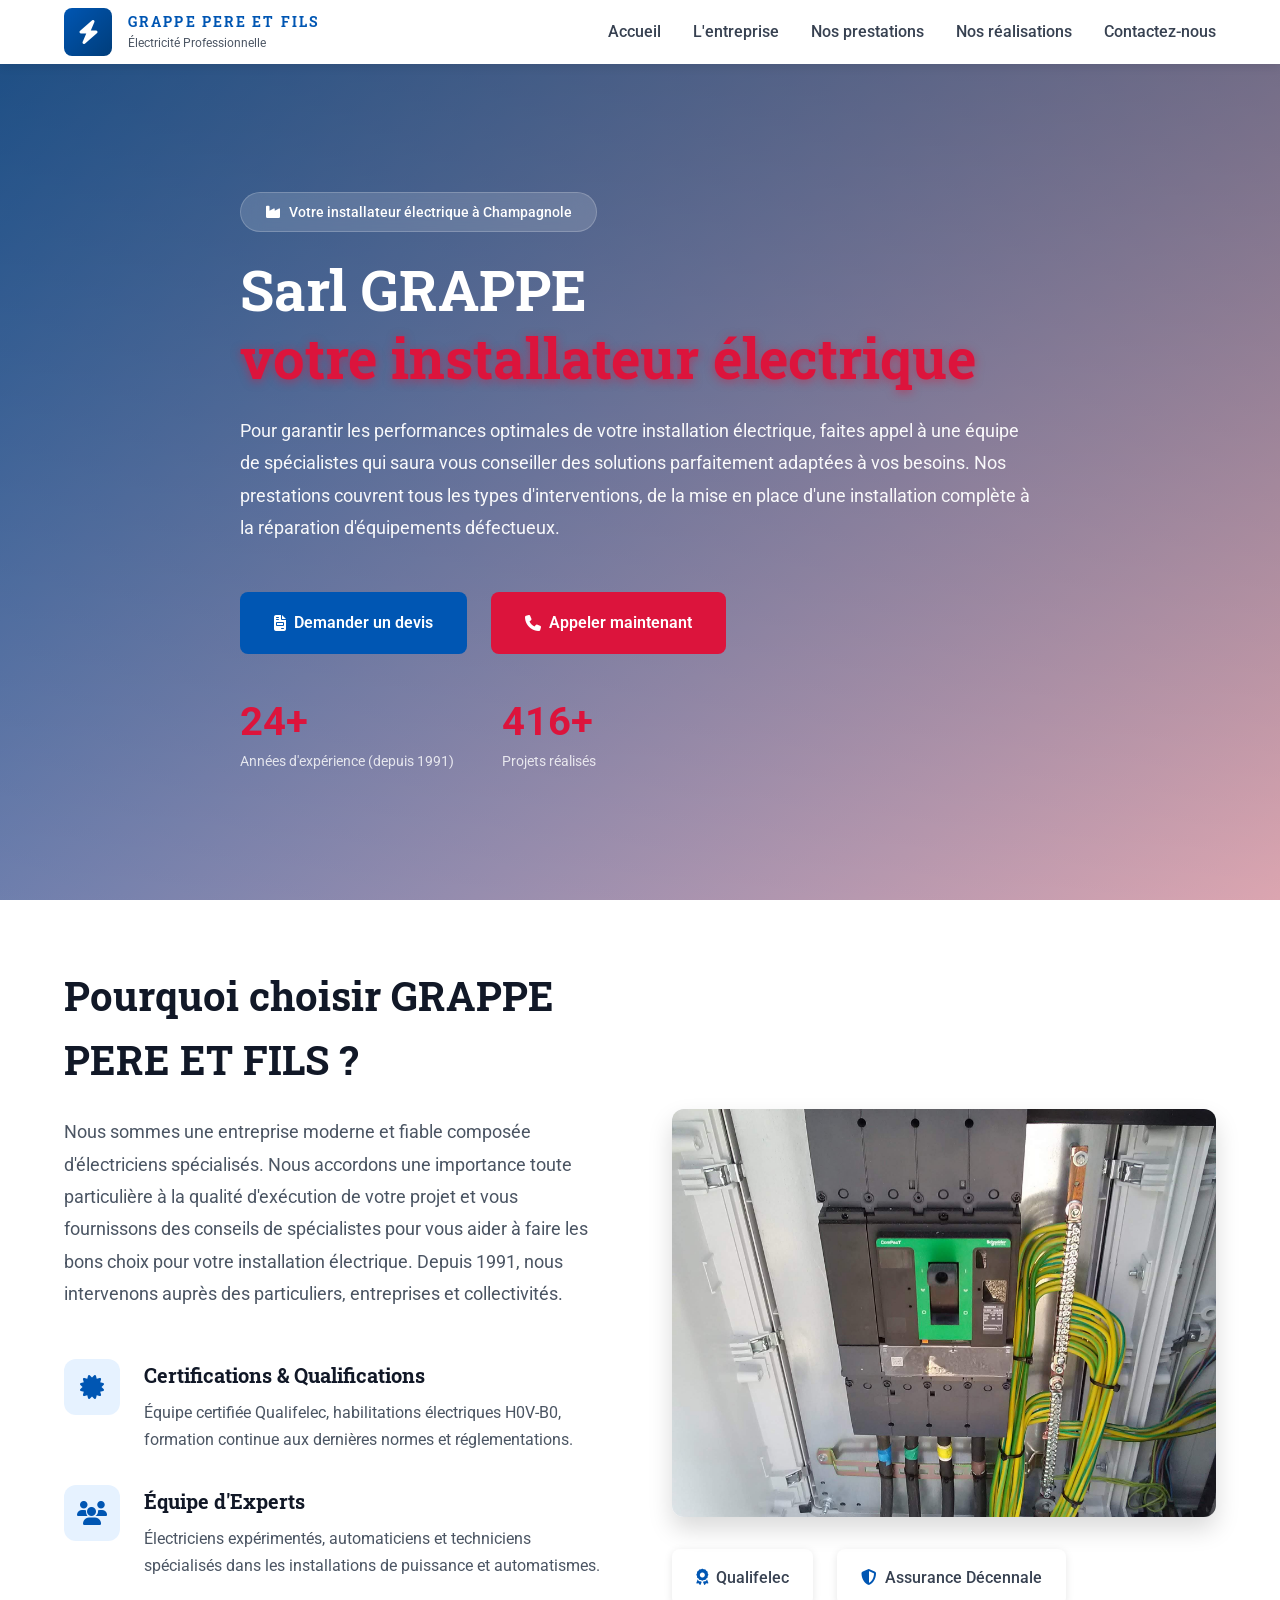
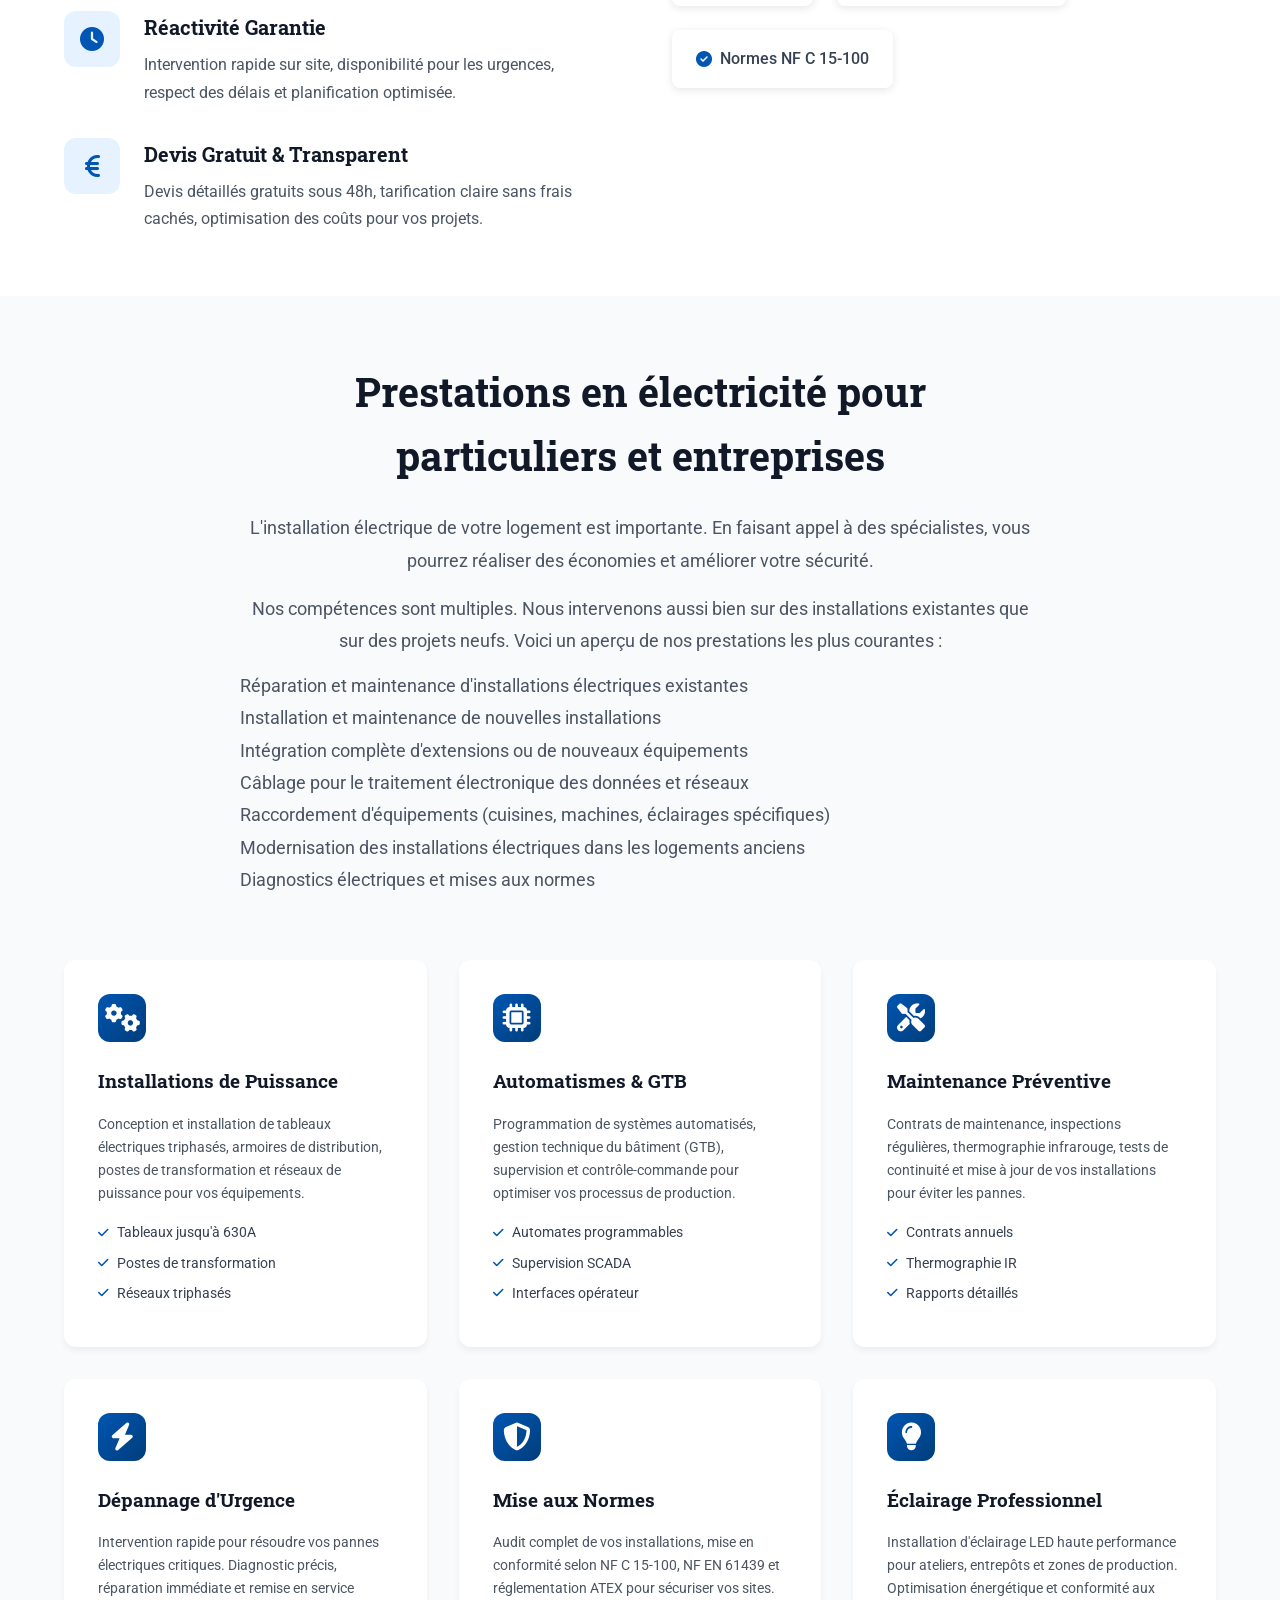
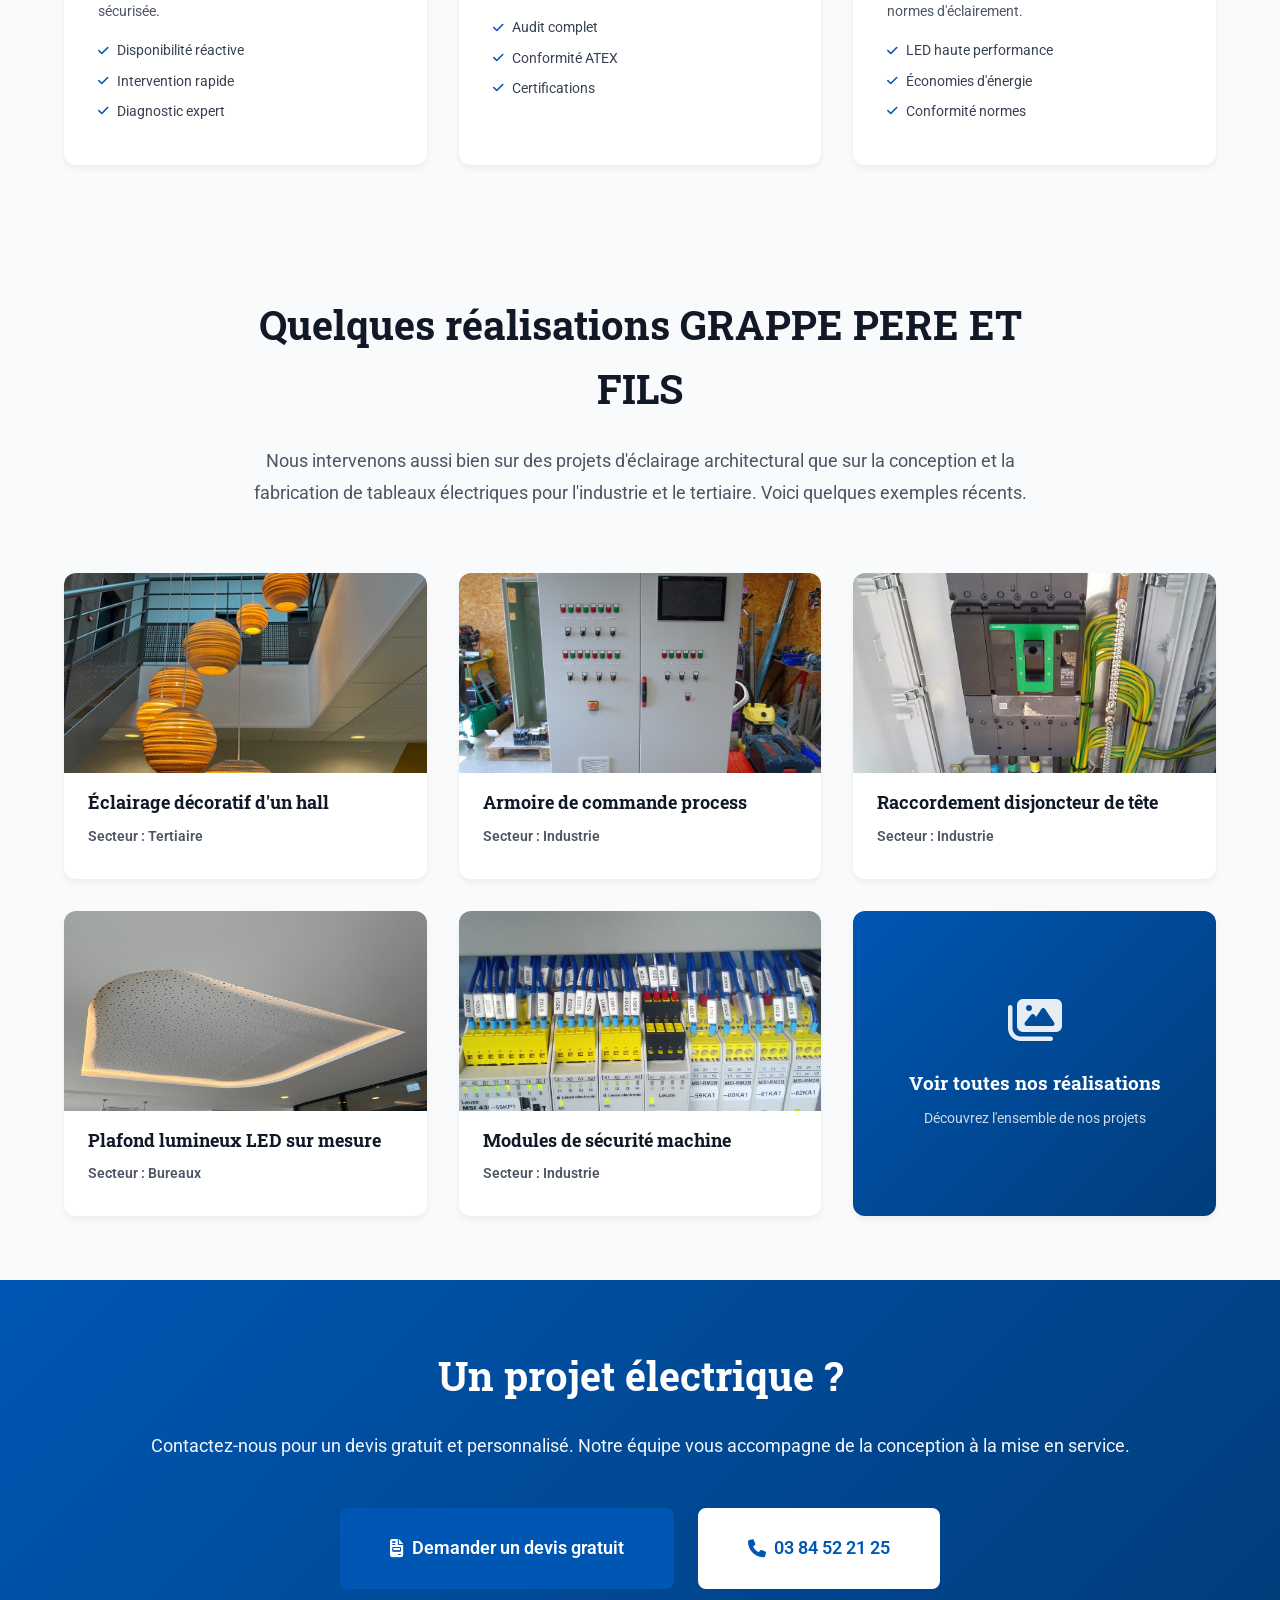
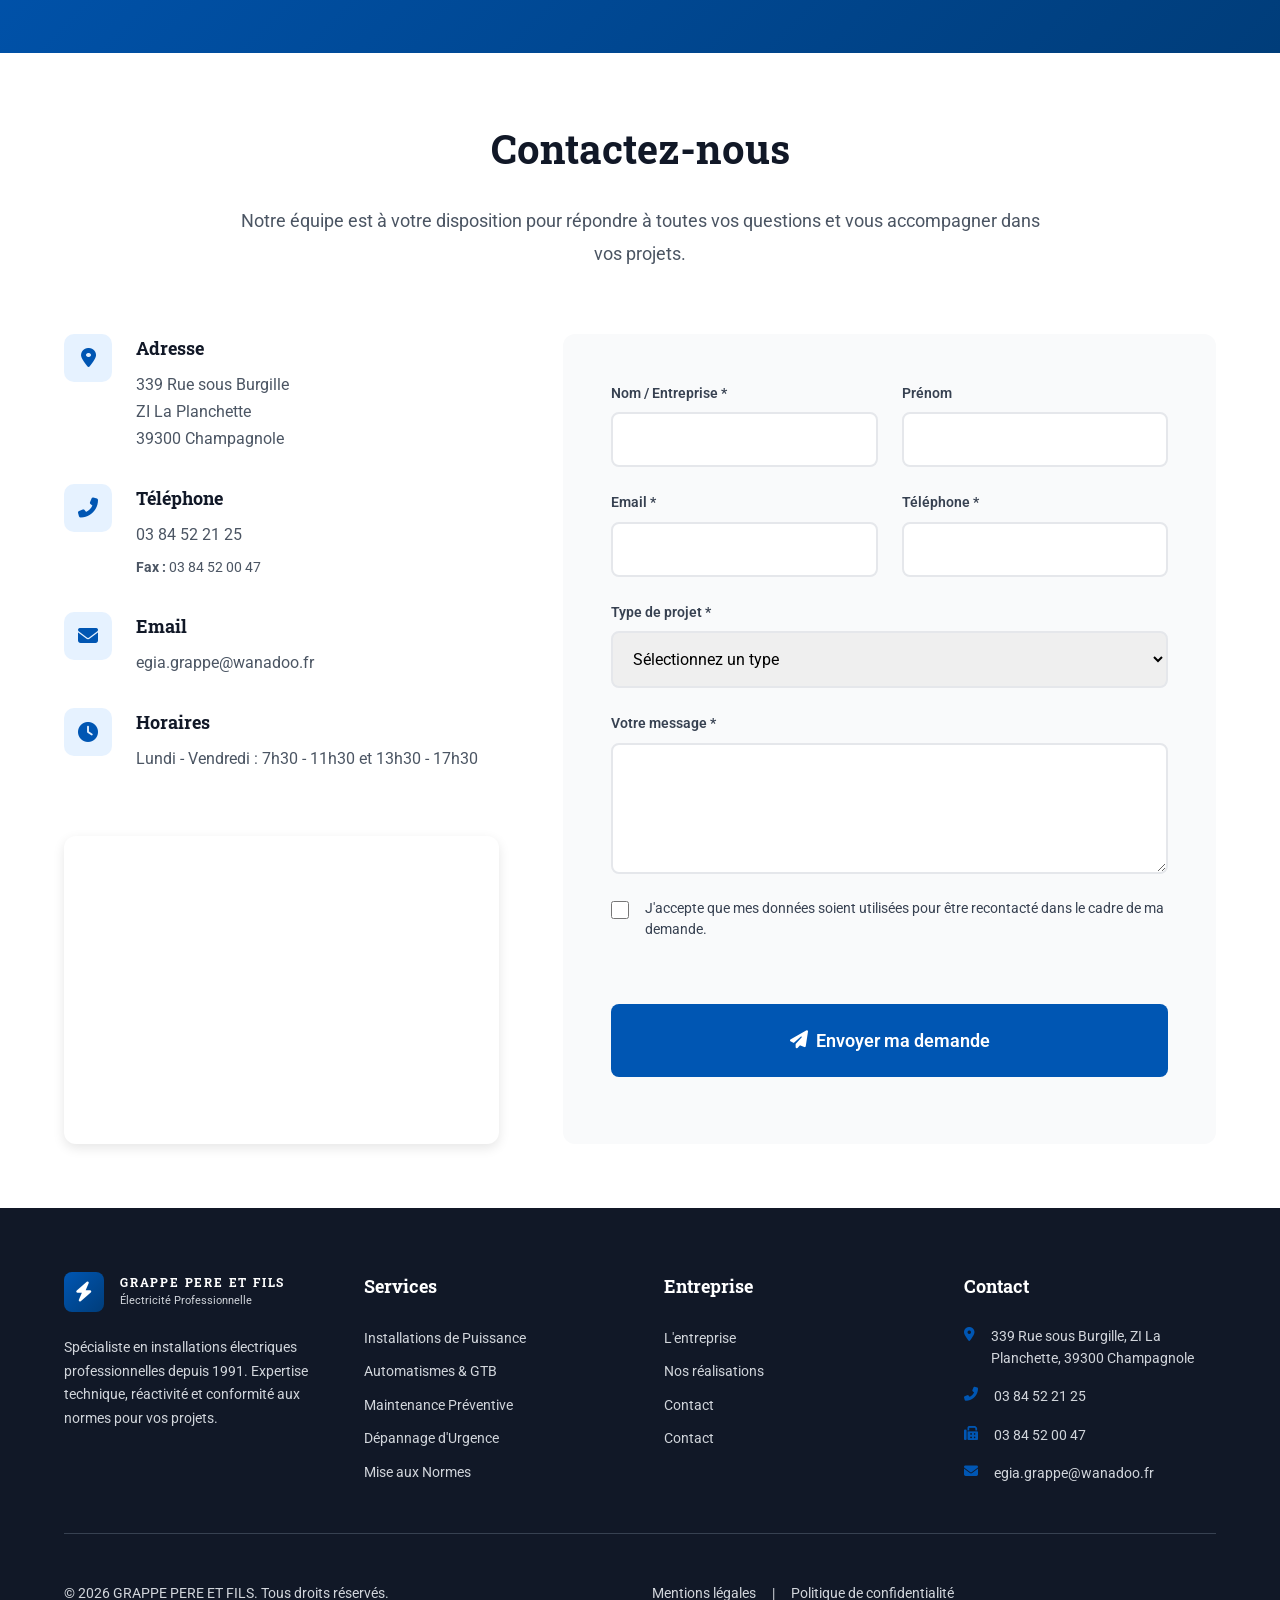
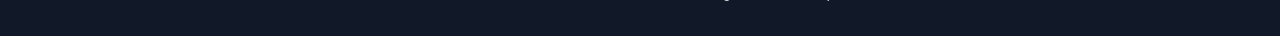
<file: index.html>
<!DOCTYPE html>
<html lang="fr">
<head>
  <meta charset="UTF-8" />
  <meta name="viewport" content="width=device-width, initial-scale=1.0" />
  <title>Sarl GRAPPE – Votre installateur électrique à Champagnole</title>
  <meta name="description" content="Sarl GRAPPE, votre installateur électrique à Champagnole : installations électriques, diagnostics, systèmes de sécurité et mise aux normes pour particuliers et entreprises." />
  <meta name="keywords" content="Grappe, électricien Champagnole, installateur électrique, électricité industrielle, tableaux électriques, maintenance, diagnostic électrique" />
  <meta name="robots" content="index,follow" />
  <meta name="format-detection" content="telephone=no" />
  <link rel="canonical" href="https://www.egiagrappe.fr/" />
  <meta property="og:type" content="business.business" />
  <meta property="og:url" content="https://www.egiagrappe.fr/" />
  <meta property="og:title" content="Sarl GRAPPE – Votre installateur électrique à Champagnole" />
  <meta property="og:description" content="Sarl GRAPPE, entreprise familiale à Champagnole, réalise vos installations électriques, diagnostics, systèmes de sécurité et mises aux normes." />
  <meta property="business:contact_data:country_name" content="France" />
  
  <!-- Preconnect pour performance -->
  <link rel="preconnect" href="https://fonts.googleapis.com" />
  <link rel="preconnect" href="https://fonts.gstatic.com" crossorigin />
  
  <!-- Google Fonts -->
  <link href="https://fonts.googleapis.com/css2?family=Roboto:wght@300;400;500;700;900&family=Roboto+Slab:wght@400;500;700&display=swap" rel="stylesheet" />
  
  <!-- Font Awesome -->
  <link rel="stylesheet" href="https://cdnjs.cloudflare.com/ajax/libs/font-awesome/6.5.1/css/all.min.css" integrity="sha512-DTOQO9RWCH3ppGqcWaEA1BIZOC6xxalwEsw9c2QQeAIftl+Vegovlnee1c9QX4TctnWMn13TZye+giMm8e2LwA==" crossorigin="anonymous" referrerpolicy="no-referrer" />
  
  <!-- Styles -->
  <link rel="stylesheet" href="styles.css" />
</head>
<body>
  <!-- Header Navigation -->
  <header class="header" id="header">
    <div class="container">
      <nav class="navbar">
        <a href="#hero" class="logo">
          <div class="logo-icon">
            <i class="fas fa-bolt"></i>
          </div>
          <div class="logo-text">
            <span class="logo-name">GRAPPE PERE ET FILS</span>
            <span class="logo-tagline">Électricité Professionnelle</span>
          </div>
        </a>
        
        <button class="mobile-menu-toggle" id="mobileMenuToggle" aria-label="Menu">
          <span></span>
          <span></span>
          <span></span>
        </button>
        
        <ul class="nav-menu" id="navMenu">
          <li><a href="#hero" class="nav-link">Accueil</a></li>
          <li><a href="#expertise" class="nav-link">L'entreprise</a></li>
          <li><a href="#services" class="nav-link">Nos prestations</a></li>
          <li><a href="#realisations" class="nav-link">Nos réalisations</a></li>
          <li><a href="#contact" class="nav-link">Contactez-nous</a></li>
        </ul>
      </nav>
    </div>
  </header>

  <main>
    
    <!-- Hero Section -->
    <section class="hero" id="hero">
      <div class="hero-background">
        <div class="hero-overlay"></div>
      </div>
      <div class="container">
        <div class="hero-content">
          <div class="hero-badge">
            <i class="fas fa-industry"></i>
            <span>Votre installateur électrique à Champagnole</span>
          </div>
          <h1 class="hero-title">
            Sarl GRAPPE<br />
            <span class="highlight-red">votre installateur électrique</span>
          </h1>
          <p class="hero-description">
            Pour garantir les performances optimales de votre installation électrique, faites appel à une équipe de spécialistes
            qui saura vous conseiller des solutions parfaitement adaptées à vos besoins.
            Nos prestations couvrent tous les types d'interventions, de la mise en place d'une installation complète
            à la réparation d'équipements défectueux.
          </p>
          <div class="hero-cta">
            <a href="#contact" class="btn btn-primary">
              <i class="fas fa-file-invoice"></i>
              <span>Demander un devis</span>
            </a>
            <a href="tel:0384522125" class="btn btn-secondary">
              <i class="fas fa-phone"></i>
              <span>Appeler maintenant</span>
            </a>
          </div>
          <div class="hero-stats">
            <div class="stat-item">
              <span class="stat-number">30+</span>
              <span class="stat-label">Années d'expérience (depuis 1991)</span>
            </div>
            <div class="stat-item">
              <span class="stat-number">500+</span>
              <span class="stat-label">Projets réalisés</span>
            </div>
          </div>
        </div>
      </div>
    </section>

    <!-- Expertise Section -->
    <section class="expertise" id="expertise">
      <div class="container">
        <div class="expertise-content">
          <div class="expertise-text">
            <h2 class="section-title">Pourquoi choisir GRAPPE PERE ET FILS ?</h2>
            <p class="expertise-intro">
              Nous sommes une entreprise moderne et fiable composée d'électriciens spécialisés.
              Nous accordons une importance toute particulière à la qualité d'exécution de votre projet
              et vous fournissons des conseils de spécialistes pour vous aider à faire les bons choix
              pour votre installation électrique. Depuis 1991, nous intervenons auprès des particuliers,
              entreprises et collectivités.
            </p>
            
            <div class="expertise-list">
              <div class="expertise-item">
                <div class="expertise-icon">
                  <i class="fas fa-certificate"></i>
                </div>
                <div class="expertise-details">
                  <h3>Certifications & Qualifications</h3>
                  <p>Équipe certifiée Qualifelec, habilitations électriques H0V-B0, formation continue aux dernières normes et réglementations.</p>
                </div>
              </div>

              <div class="expertise-item">
                <div class="expertise-icon">
                  <i class="fas fa-users"></i>
                </div>
                <div class="expertise-details">
                  <h3>Équipe d'Experts</h3>
                  <p>Électriciens expérimentés, automaticiens et techniciens spécialisés dans les installations de puissance et automatismes.</p>
                </div>
              </div>

              <div class="expertise-item">
                <div class="expertise-icon">
                  <i class="fas fa-clock"></i>
                </div>
                <div class="expertise-details">
                  <h3>Réactivité Garantie</h3>
                  <p>Intervention rapide sur site, disponibilité pour les urgences, respect des délais et planification optimisée.</p>
                </div>
              </div>

              <div class="expertise-item">
                <div class="expertise-icon">
                  <i class="fas fa-euro-sign"></i>
                </div>
                <div class="expertise-details">
                  <h3>Devis Gratuit & Transparent</h3>
                  <p>Devis détaillés gratuits sous 48h, tarification claire sans frais cachés, optimisation des coûts pour vos projets.</p>
                </div>
              </div>
            </div>
          </div>
          
          <div class="expertise-visual">
            <div class="expertise-carousel">
              <div class="carousel-track">
                <img src="assets/disjoncteur-puissance.jpg" alt="Installation disjoncteur de puissance" class="carousel-slide active" />
                <img src="assets/armoire-contacteurs.jpg" alt="Armoire de commande industrielle" class="carousel-slide" />
                <img src="assets/DSC01043.png" alt="Tableau de puissance atelier" class="carousel-slide" />
                <img src="assets/DSC01074.png" alt="Armoire de commande process" class="carousel-slide" />
                <img src="assets/IMG_1217.png" alt="Éclairage décoratif hall" class="carousel-slide" />
                <img src="assets/IMG_1216.png" alt="Plafond lumineux LED" class="carousel-slide" />
                <img src="assets/tableau-renovation.jpg" alt="Diagnostic tableau électrique" class="carousel-slide" />
                <img src="assets/baie-technique.jpg" alt="Baie technique rackée" class="carousel-slide" />
                <img src="assets/20221003_140247.png" alt="Livraison armoires sur site" class="carousel-slide" />
              </div>
            </div>
            <div class="expertise-badges">
              <div class="badge-item">
                <i class="fas fa-award"></i>
                <span>Qualifelec</span>
              </div>
              <div class="badge-item">
                <i class="fas fa-shield-alt"></i>
                <span>Assurance Décennale</span>
              </div>
              <div class="badge-item">
                <i class="fas fa-check-circle"></i>
                <span>Normes NF C 15-100</span>
              </div>
            </div>
          </div>
        </div>
      </div>
    </section>

    <!-- Services Section -->
    <section class="services" id="services">
      <div class="container">
        <div class="section-header">
          <h2 class="section-title">Prestations en électricité pour particuliers et entreprises</h2>
          <p class="section-description">
            L'installation électrique de votre logement est importante. En faisant appel à des spécialistes,
            vous pourrez réaliser des économies et améliorer votre sécurité.
          </p>
          <p class="section-description" style="margin-top: 1rem;">
            Nos compétences sont multiples. Nous intervenons aussi bien sur des installations existantes que sur des projets neufs.
            Voici un aperçu de nos prestations les plus courantes&nbsp;:
          </p>
          <ul class="section-description" style="margin-top: 0.75rem; text-align: left;">
            <li>Réparation et maintenance d'installations électriques existantes</li>
            <li>Installation et maintenance de nouvelles installations</li>
            <li>Intégration complète d'extensions ou de nouveaux équipements</li>
            <li>Câblage pour le traitement électronique des données et réseaux</li>
            <li>Raccordement d'équipements (cuisines, machines, éclairages spécifiques)</li>
            <li>Modernisation des installations électriques dans les logements anciens</li>
            <li>Diagnostics électriques et mises aux normes</li>
          </ul>
        </div>
        
        <div class="services-grid">
          <article class="service-card">
            <div class="service-icon">
              <i class="fas fa-cogs"></i>
            </div>
            <h3 class="service-title">Installations de Puissance</h3>
            <p class="service-description">
              Conception et installation de tableaux électriques triphasés, armoires de distribution,
              postes de transformation et réseaux de puissance pour vos équipements.
            </p>
            <ul class="service-features">
              <li><i class="fas fa-check"></i> Tableaux jusqu'à 630A</li>
              <li><i class="fas fa-check"></i> Postes de transformation</li>
              <li><i class="fas fa-check"></i> Réseaux triphasés</li>
            </ul>
          </article>

          <article class="service-card">
            <div class="service-icon">
              <i class="fas fa-microchip"></i>
            </div>
            <h3 class="service-title">Automatismes & GTB</h3>
            <p class="service-description">
              Programmation de systèmes automatisés, gestion technique du bâtiment (GTB),
              supervision et contrôle-commande pour optimiser vos processus de production.
            </p>
            <ul class="service-features">
              <li><i class="fas fa-check"></i> Automates programmables</li>
              <li><i class="fas fa-check"></i> Supervision SCADA</li>
              <li><i class="fas fa-check"></i> Interfaces opérateur</li>
            </ul>
          </article>

          <article class="service-card">
            <div class="service-icon">
              <i class="fas fa-tools"></i>
            </div>
            <h3 class="service-title">Maintenance Préventive</h3>
            <p class="service-description">
              Contrats de maintenance, inspections régulières, thermographie infrarouge,
              tests de continuité et mise à jour de vos installations pour éviter les pannes.
            </p>
            <ul class="service-features">
              <li><i class="fas fa-check"></i> Contrats annuels</li>
              <li><i class="fas fa-check"></i> Thermographie IR</li>
              <li><i class="fas fa-check"></i> Rapports détaillés</li>
            </ul>
          </article>

          <article class="service-card">
            <div class="service-icon">
              <i class="fas fa-bolt"></i>
            </div>
            <h3 class="service-title">Dépannage d'Urgence</h3>
            <p class="service-description">
              Intervention rapide pour résoudre vos pannes électriques critiques.
              Diagnostic précis, réparation immédiate et remise en service sécurisée.
            </p>
            <ul class="service-features">
              <li><i class="fas fa-check"></i> Disponibilité réactive</li>
              <li><i class="fas fa-check"></i> Intervention rapide</li>
              <li><i class="fas fa-check"></i> Diagnostic expert</li>
            </ul>
          </article>

          <article class="service-card">
            <div class="service-icon">
              <i class="fas fa-shield-alt"></i>
            </div>
            <h3 class="service-title">Mise aux Normes</h3>
            <p class="service-description">
              Audit complet de vos installations, mise en conformité selon NF C 15-100,
              NF EN 61439 et réglementation ATEX pour sécuriser vos sites.
            </p>
            <ul class="service-features">
              <li><i class="fas fa-check"></i> Audit complet</li>
              <li><i class="fas fa-check"></i> Conformité ATEX</li>
              <li><i class="fas fa-check"></i> Certifications</li>
            </ul>
          </article>

          <article class="service-card">
            <div class="service-icon">
              <i class="fas fa-lightbulb"></i>
            </div>
            <h3 class="service-title">Éclairage Professionnel</h3>
            <p class="service-description">
              Installation d'éclairage LED haute performance pour ateliers, entrepôts et zones de production.
              Optimisation énergétique et conformité aux normes d'éclairement.
            </p>
            <ul class="service-features">
              <li><i class="fas fa-check"></i> LED haute performance</li>
              <li><i class="fas fa-check"></i> Économies d'énergie</li>
              <li><i class="fas fa-check"></i> Conformité normes</li>
            </ul>
          </article>
        </div>
      </div>
    </section>

    <!-- Réalisations Section -->
    <section class="realisations" id="realisations">
      <div class="container">
        <div class="section-header">
          <h2 class="section-title">Quelques réalisations GRAPPE PERE ET FILS</h2>
          <p class="section-description">
            Nous intervenons aussi bien sur des projets d&apos;éclairage architectural que sur la conception et la fabrication de tableaux électriques
            pour l&apos;industrie et le tertiaire. Voici quelques exemples récents.
          </p>
        </div>
        
        <div class="realisations-grid">
          <article class="realisation-card">
            <div class="realisation-image">
              <img src="assets/IMG_1217.png" alt="Suspensions décoratives dans un hall d'accueil" loading="lazy" />
            </div>
            <div class="realisation-content">
              <h3>Éclairage décoratif d&apos;un hall</h3>
              <p class="realisation-sector">Secteur : Tertiaire</p>
            </div>
          </article>

          <article class="realisation-card">
            <div class="realisation-image">
              <img src="assets/DSC01074.png" alt="Intérieur d'une armoire de commande câblée" loading="lazy" />
            </div>
            <div class="realisation-content">
              <h3>Armoire de commande process</h3>
              <p class="realisation-sector">Secteur : Industrie</p>
            </div>
          </article>

          <article class="realisation-card">
            <div class="realisation-image">
              <img src="assets/disjoncteur-puissance.jpg" alt="Disjoncteur Schneider Compact NSX" loading="lazy" />
            </div>
            <div class="realisation-content">
              <h3>Raccordement disjoncteur de tête</h3>
              <p class="realisation-sector">Secteur : Industrie</p>
            </div>
          </article>

          <article class="realisation-card">
            <div class="realisation-image">
              <img src="assets/IMG_1216.png" alt="Plafond rétro-éclairé par rubans LED" loading="lazy" />
            </div>
            <div class="realisation-content">
              <h3>Plafond lumineux LED sur mesure</h3>
              <p class="realisation-sector">Secteur : Bureaux</p>
            </div>
          </article>

          <article class="realisation-card">
            <div class="realisation-image">
              <img src="assets/modules-securite.jpg" alt="Modules de sécurité Leuze avec borniers repérés" loading="lazy" />
            </div>
            <div class="realisation-content">
              <h3>Modules de sécurité machine</h3>
              <p class="realisation-sector">Secteur : Industrie</p>
            </div>
          </article>

          <a href="realisations.html" class="realisation-card realisation-card--more">
            <div class="realisation-more-content">
              <i class="fas fa-images"></i>
              <h3>Voir toutes nos réalisations</h3>
              <p>Découvrez l&apos;ensemble de nos projets</p>
            </div>
          </a>
        </div>
      </div>
    </section>

    <!-- CTA Section -->
    <section class="cta-section">
      <div class="container">
        <div class="cta-content">
          <h2>Un projet électrique ?</h2>
          <p>Contactez-nous pour un devis gratuit et personnalisé. Notre équipe vous accompagne de la conception à la mise en service.</p>
          <div class="cta-buttons">
            <a href="#contact" class="btn btn-primary btn-large">
              <i class="fas fa-file-invoice"></i>
              <span>Demander un devis gratuit</span>
            </a>
            <a href="tel:0384522125" class="btn btn-white btn-large">
              <i class="fas fa-phone"></i>
              <span>03 84 52 21 25</span>
            </a>
          </div>
        </div>
      </div>
    </section>

    <!-- Contact Section -->
    <section class="contact" id="contact">
      <div class="container">
        <div class="section-header">
          <h2 class="section-title">Contactez-nous</h2>
          <p class="section-description">
            Notre équipe est à votre disposition pour répondre à toutes vos questions et vous accompagner dans vos projets.
          </p>
        </div>
        
        <div class="contact-content">
          <div class="contact-info">
            <div class="contact-item">
              <div class="contact-icon">
                <i class="fas fa-map-marker-alt"></i>
              </div>
              <div class="contact-details">
                <h3>Adresse</h3>
                <p>339 Rue sous Burgille<br />ZI La Planchette<br />39300 Champagnole</p>
              </div>
            </div>

            <div class="contact-item">
              <div class="contact-icon">
                <i class="fas fa-phone-alt"></i>
              </div>
              <div class="contact-details">
                <h3>Téléphone</h3>
                <p><a href="tel:0384522125">03 84 52 21 25</a></p>
                <p style="margin-top: 0.5rem; font-size: 0.875rem;"><strong>Fax :</strong> 03 84 52 00 47</p>
              </div>
            </div>

            <div class="contact-item">
              <div class="contact-icon">
                <i class="fas fa-envelope"></i>
              </div>
              <div class="contact-details">
                <h3>Email</h3>
                <p><a href="mailto:egia.grappe@wanadoo.fr">egia.grappe@wanadoo.fr</a></p>
              </div>
            </div>

            <div class="contact-item">
              <div class="contact-icon">
                <i class="fas fa-clock"></i>
              </div>
              <div class="contact-details">
                <h3>Horaires</h3>
                <p>Lundi - Vendredi : 7h30 - 11h30 et 13h30 - 17h30</p>
              </div>
            </div>

            <div class="contact-map" id="plan-acces">
              <iframe
                src="https://www.google.com/maps?q=339+Rue+sous+Burgille,+39300+Champagnole&output=embed"
                width="100%"
                height="300"
                style="border:0;"
                allowfullscreen=""
                loading="lazy"
                referrerpolicy="no-referrer-when-downgrade"
                title="Localisation GRAPPE PERE ET FILS"
              ></iframe>
            </div>
          </div>

          <div class="contact-form-wrapper">
            <form class="contact-form" id="contactForm" action="https://formsubmit.co/egia.grappe@wanadoo.fr" method="POST" novalidate>
              <div class="form-row">
                <div class="form-group">
                  <label for="nom">Nom / Entreprise *</label>
                  <input type="text" id="nom" name="nom" required />
                </div>
                <div class="form-group">
                  <label for="prenom">Prénom</label>
                  <input type="text" id="prenom" name="prenom" />
                </div>
              </div>

              <div class="form-row">
                <div class="form-group">
                  <label for="email">Email *</label>
                  <input type="email" id="email" name="email" required />
                </div>
                <div class="form-group">
                  <label for="telephone">Téléphone *</label>
                  <input type="tel" id="telephone" name="telephone" required />
                </div>
              </div>

              <div class="form-group">
                <label for="sujet">Type de projet *</label>
                <select id="sujet" name="sujet" required>
                  <option value="">Sélectionnez un type</option>
                  <option value="installation">Installation neuve</option>
                  <option value="renovation">Rénovation / Mise aux normes</option>
                  <option value="automatisme">Automatismes / GTB</option>
                  <option value="maintenance">Maintenance préventive</option>
                  <option value="depannage">Dépannage d'urgence</option>
                  <option value="autre">Autre demande</option>
                </select>
              </div>

              <div class="form-group">
                <label for="message">Votre message *</label>
                <textarea id="message" name="message" rows="5" required></textarea>
              </div>

              <div class="form-group checkbox-group">
                <input type="checkbox" id="rgpd" name="rgpd" required />
                <label for="rgpd">J'accepte que mes données soient utilisées pour être recontacté dans le cadre de ma demande.</label>
              </div>

              <!-- FormSubmit configuration -->
              <input type="hidden" name="_subject" value="Nouveau message depuis egiagrappe.fr" />
              <input type="hidden" name="_captcha" value="false" />
              <input type="hidden" name="_next" value="https://www.egiagrappe.fr/#contact" />
              <input type="hidden" name="_template" value="table" />
              <input type="text" name="_honey" style="display:none" />

              <!-- Message de statut formulaire -->
              <div id="formMessage" class="form-message" aria-live="polite"></div>

              <button type="submit" class="btn btn-primary btn-large btn-full">
                <i class="fas fa-paper-plane"></i>
                <span>Envoyer ma demande</span>
              </button>
            </form>
          </div>
        </div>
      </div>
    </section>

  </main>

  <!-- Footer -->
  <footer class="footer">
    <div class="container">
      <div class="footer-content">
        <div class="footer-section">
          <div class="footer-logo">
            <div class="logo-icon">
              <i class="fas fa-bolt"></i>
            </div>
            <div class="logo-text">
              <span class="logo-name">GRAPPE PERE ET FILS</span>
              <span class="logo-tagline">Électricité Professionnelle</span>
            </div>
          </div>
          <p class="footer-description">
            Spécialiste en installations électriques professionnelles depuis 1991.
            Expertise technique, réactivité et conformité aux normes pour vos projets.
          </p>
        </div>

        <div class="footer-section">
          <h3>Services</h3>
          <ul class="footer-links">
            <li><a href="#services">Installations de Puissance</a></li>
            <li><a href="#services">Automatismes & GTB</a></li>
            <li><a href="#services">Maintenance Préventive</a></li>
            <li><a href="#services">Dépannage d'Urgence</a></li>
            <li><a href="#services">Mise aux Normes</a></li>
          </ul>
        </div>

        <div class="footer-section">
          <h3>Entreprise</h3>
          <ul class="footer-links">
            <li><a href="#expertise">L'entreprise</a></li>
            <li><a href="#realisations">Nos réalisations</a></li>
            <li><a href="#contact">Contact</a></li>
            <li><a href="#contact">Contact</a></li>
          </ul>
        </div>

        <div class="footer-section">
          <h3>Contact</h3>
          <ul class="footer-contact">
            <li><i class="fas fa-map-marker-alt"></i> 339 Rue sous Burgille, ZI La Planchette, 39300 Champagnole</li>
            <li><i class="fas fa-phone-alt"></i> <a href="tel:0384522125">03 84 52 21 25</a></li>
            <li><i class="fas fa-fax"></i> 03 84 52 00 47</li>
            <li><i class="fas fa-envelope"></i> <a href="mailto:egia.grappe@wanadoo.fr">egia.grappe@wanadoo.fr</a></li>
          </ul>
        </div>
      </div>

      <div class="footer-bottom">
        <p>&copy; <span id="currentYear"></span> GRAPPE PERE ET FILS. Tous droits réservés.</p>
        <div class="footer-legal">
          <a href="#mentions-legales">Mentions légales</a>
          <span>|</span>
          <a href="#politique-confidentialite">Politique de confidentialité</a>
        </div>
        <div class="footer-legal-content">
          <div id="mentions-legales"></div>
          <div id="politique-confidentialite"></div>
        </div>
      </div>
    </div>
  </footer>

  <!-- Scripts -->
  <script src="script.js"></script>
</body>
</html>
</file>
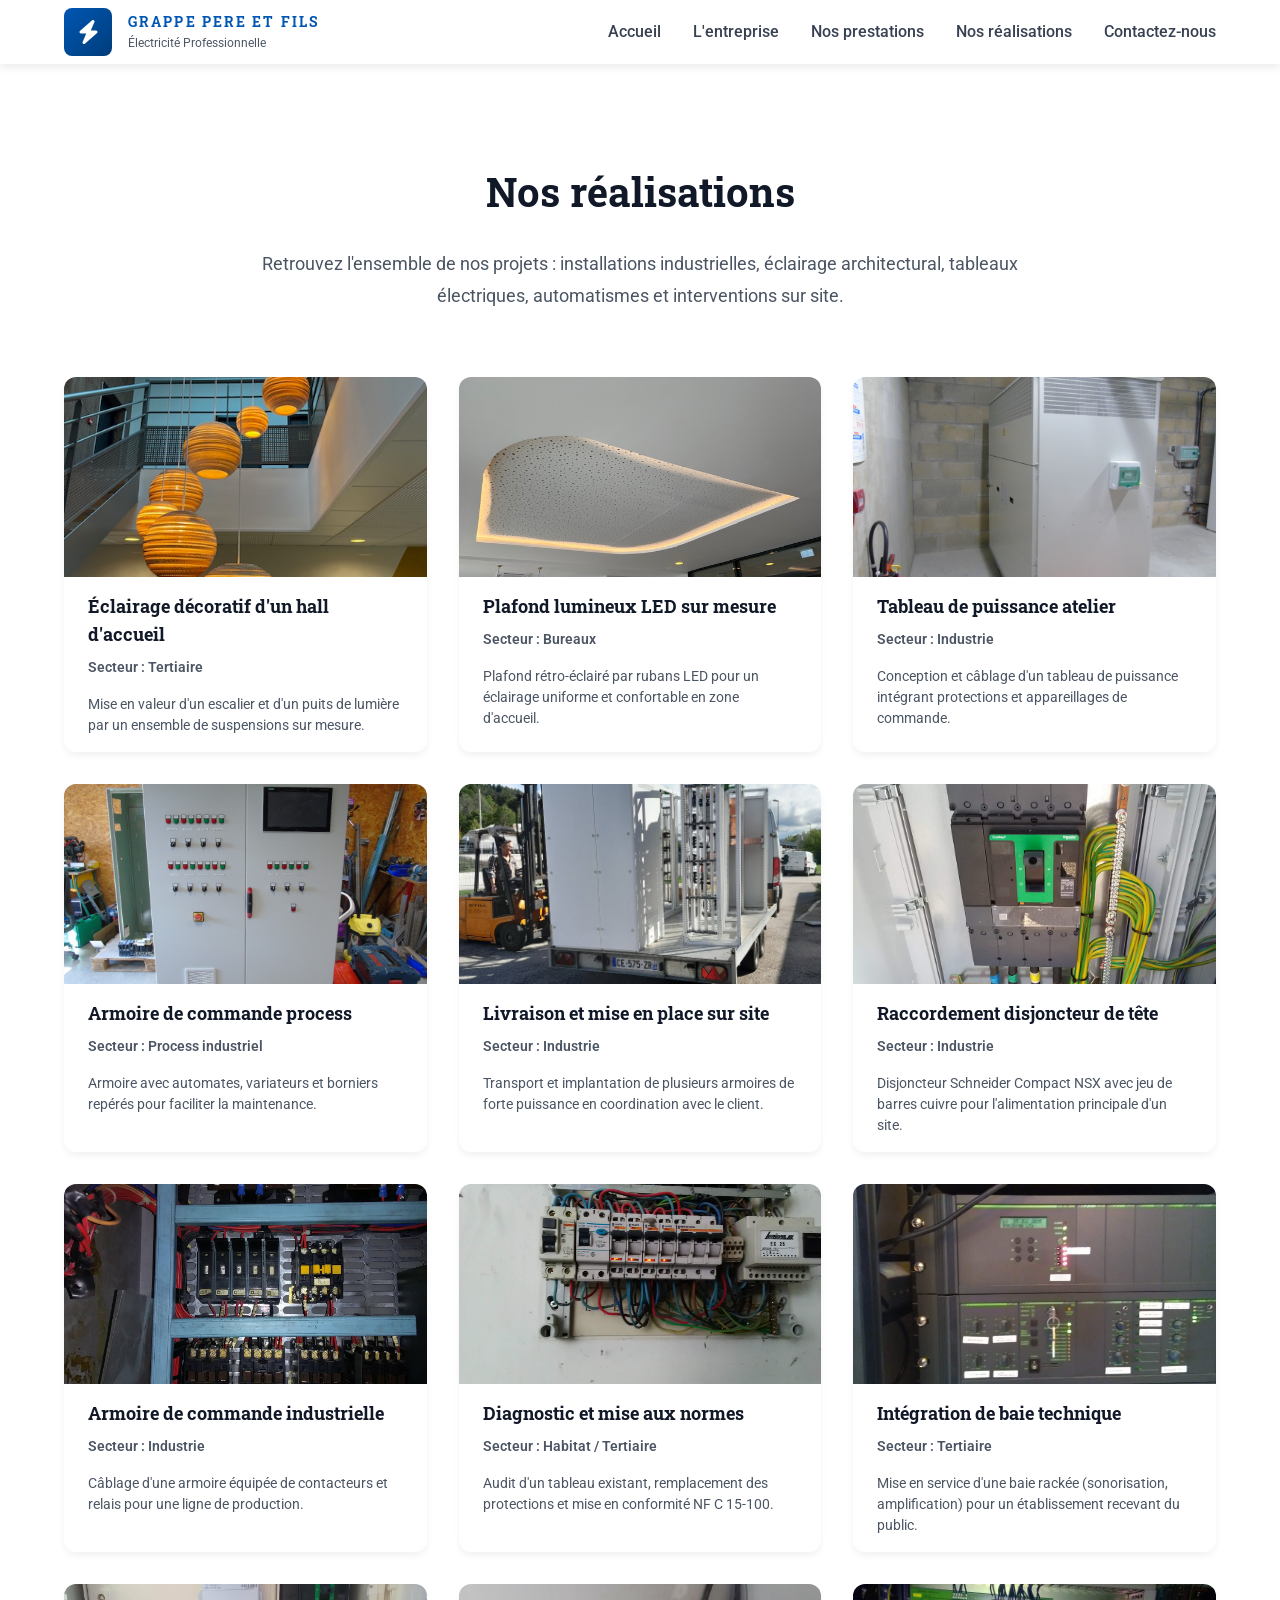
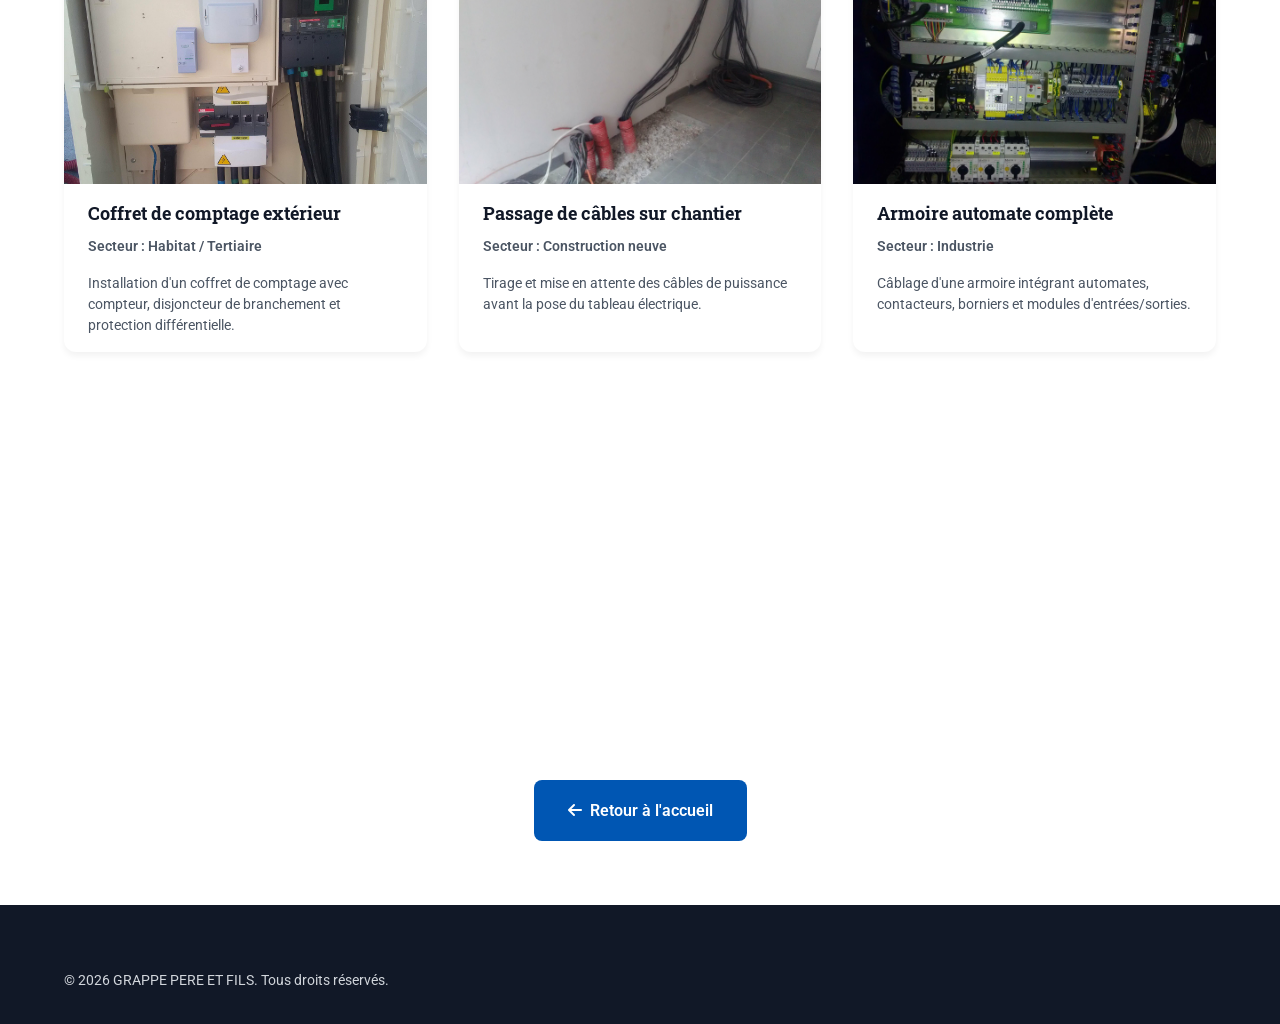
<file: realisations.html>
<!DOCTYPE html>
<html lang="fr">
<head>
  <meta charset="UTF-8" />
  <meta name="viewport" content="width=device-width, initial-scale=1.0" />
  <title>Nos réalisations – GRAPPE PERE ET FILS</title>
  <meta name="description" content="Découvrez les réalisations de GRAPPE PERE ET FILS : tableaux électriques, armoires de commande, éclairage, installations industrielles et tertiaires." />
  <link rel="canonical" href="https://www.egiagrappe.fr/realisations.html" />

  <link rel="preconnect" href="https://fonts.googleapis.com" />
  <link rel="preconnect" href="https://fonts.gstatic.com" crossorigin />
  <link href="https://fonts.googleapis.com/css2?family=Roboto:wght@300;400;500;700;900&family=Roboto+Slab:wght@400;500;700&display=swap" rel="stylesheet" />
  <link rel="stylesheet" href="https://cdnjs.cloudflare.com/ajax/libs/font-awesome/6.5.1/css/all.min.css" integrity="sha512-DTOQO9RWCH3ppGqcWaEA1BIZOC6xxalwEsw9c2QQeAIftl+Vegovlnee1c9QX4TctnWMn13TZye+giMm8e2LwA==" crossorigin="anonymous" referrerpolicy="no-referrer" />
  <link rel="stylesheet" href="styles.css" />
</head>
<body>
  <!-- Header -->
  <header class="header" id="header">
    <div class="container">
      <nav class="navbar">
        <a href="index.html#hero" class="logo">
          <div class="logo-icon">
            <i class="fas fa-bolt"></i>
          </div>
          <div class="logo-text">
            <span class="logo-name">GRAPPE PERE ET FILS</span>
            <span class="logo-tagline">Électricité Professionnelle</span>
          </div>
        </a>

        <button class="mobile-menu-toggle" id="mobileMenuToggle" aria-label="Menu">
          <span></span>
          <span></span>
          <span></span>
        </button>

        <ul class="nav-menu" id="navMenu">
          <li><a href="index.html#hero" class="nav-link">Accueil</a></li>
          <li><a href="index.html#expertise" class="nav-link">L'entreprise</a></li>
          <li><a href="index.html#services" class="nav-link">Nos prestations</a></li>
          <li><a href="realisations.html" class="nav-link">Nos réalisations</a></li>
          <li><a href="index.html#contact" class="nav-link">Contactez-nous</a></li>
        </ul>
      </nav>
    </div>
  </header>

  <main>
    <section class="realisations-page">
      <div class="container">
        <div class="section-header">
          <h1 class="section-title">Nos réalisations</h1>
          <p class="section-description">
            Retrouvez l&apos;ensemble de nos projets : installations industrielles, éclairage architectural,
            tableaux électriques, automatismes et interventions sur site.
          </p>
        </div>

        <div class="realisations-grid">
          <article class="realisation-card">
            <div class="realisation-image">
              <img src="assets/IMG_1217.png" alt="Suspensions décoratives dans un hall d'accueil" loading="lazy" />
            </div>
            <div class="realisation-content">
              <h3>Éclairage décoratif d&apos;un hall d&apos;accueil</h3>
              <p class="realisation-sector">Secteur : Tertiaire</p>
              <p>Mise en valeur d&apos;un escalier et d&apos;un puits de lumière par un ensemble de suspensions sur mesure.</p>
            </div>
          </article>

          <article class="realisation-card">
            <div class="realisation-image">
              <img src="assets/IMG_1216.png" alt="Plafond rétro-éclairé par rubans LED" loading="lazy" />
            </div>
            <div class="realisation-content">
              <h3>Plafond lumineux LED sur mesure</h3>
              <p class="realisation-sector">Secteur : Bureaux</p>
              <p>Plafond rétro-éclairé par rubans LED pour un éclairage uniforme et confortable en zone d&apos;accueil.</p>
            </div>
          </article>

          <article class="realisation-card">
            <div class="realisation-image">
              <img src="assets/DSC01043.png" alt="Tableau électrique de puissance en atelier" loading="lazy" />
            </div>
            <div class="realisation-content">
              <h3>Tableau de puissance atelier</h3>
              <p class="realisation-sector">Secteur : Industrie</p>
              <p>Conception et câblage d&apos;un tableau de puissance intégrant protections et appareillages de commande.</p>
            </div>
          </article>

          <article class="realisation-card">
            <div class="realisation-image">
              <img src="assets/DSC01074.png" alt="Intérieur d'une armoire de commande câblée" loading="lazy" />
            </div>
            <div class="realisation-content">
              <h3>Armoire de commande process</h3>
              <p class="realisation-sector">Secteur : Process industriel</p>
              <p>Armoire avec automates, variateurs et borniers repérés pour faciliter la maintenance.</p>
            </div>
          </article>

          <article class="realisation-card">
            <div class="realisation-image">
              <img src="assets/20221003_140247.png" alt="Livraison d'armoires électriques sur site client" loading="lazy" />
            </div>
            <div class="realisation-content">
              <h3>Livraison et mise en place sur site</h3>
              <p class="realisation-sector">Secteur : Industrie</p>
              <p>Transport et implantation de plusieurs armoires de forte puissance en coordination avec le client.</p>
            </div>
          </article>

          <article class="realisation-card">
            <div class="realisation-image">
              <img src="assets/disjoncteur-puissance.jpg" alt="Disjoncteur Schneider Compact NSX" loading="lazy" />
            </div>
            <div class="realisation-content">
              <h3>Raccordement disjoncteur de tête</h3>
              <p class="realisation-sector">Secteur : Industrie</p>
              <p>Disjoncteur Schneider Compact NSX avec jeu de barres cuivre pour l&apos;alimentation principale d&apos;un site.</p>
            </div>
          </article>

          <article class="realisation-card">
            <div class="realisation-image">
              <img src="assets/armoire-contacteurs.jpg" alt="Armoire électrique industrielle avec contacteurs" loading="lazy" />
            </div>
            <div class="realisation-content">
              <h3>Armoire de commande industrielle</h3>
              <p class="realisation-sector">Secteur : Industrie</p>
              <p>Câblage d&apos;une armoire équipée de contacteurs et relais pour une ligne de production.</p>
            </div>
          </article>

          <article class="realisation-card">
            <div class="realisation-image">
              <img src="assets/tableau-renovation.jpg" alt="Tableau électrique avant mise aux normes" loading="lazy" />
            </div>
            <div class="realisation-content">
              <h3>Diagnostic et mise aux normes</h3>
              <p class="realisation-sector">Secteur : Habitat / Tertiaire</p>
              <p>Audit d&apos;un tableau existant, remplacement des protections et mise en conformité NF C 15-100.</p>
            </div>
          </article>

          <article class="realisation-card">
            <div class="realisation-image">
              <img src="assets/baie-technique.jpg" alt="Baie technique audio et équipements rackés" loading="lazy" />
            </div>
            <div class="realisation-content">
              <h3>Intégration de baie technique</h3>
              <p class="realisation-sector">Secteur : Tertiaire</p>
              <p>Mise en service d&apos;une baie rackée (sonorisation, amplification) pour un établissement recevant du public.</p>
            </div>
          </article>

          <article class="realisation-card">
            <div class="realisation-image">
              <img src="assets/coffret-comptage.jpg" alt="Coffret de comptage extérieur avec compteur et disjoncteur" loading="lazy" />
            </div>
            <div class="realisation-content">
              <h3>Coffret de comptage extérieur</h3>
              <p class="realisation-sector">Secteur : Habitat / Tertiaire</p>
              <p>Installation d&apos;un coffret de comptage avec compteur, disjoncteur de branchement et protection différentielle.</p>
            </div>
          </article>

          <article class="realisation-card">
            <div class="realisation-image">
              <img src="assets/passage-cables.jpg" alt="Passage de câbles en attente sur chantier" loading="lazy" />
            </div>
            <div class="realisation-content">
              <h3>Passage de câbles sur chantier</h3>
              <p class="realisation-sector">Secteur : Construction neuve</p>
              <p>Tirage et mise en attente des câbles de puissance avant la pose du tableau électrique.</p>
            </div>
          </article>

          <article class="realisation-card">
            <div class="realisation-image">
              <img src="assets/armoire-automate.jpg" alt="Armoire automate avec borniers et contacteurs" loading="lazy" />
            </div>
            <div class="realisation-content">
              <h3>Armoire automate complète</h3>
              <p class="realisation-sector">Secteur : Industrie</p>
              <p>Câblage d&apos;une armoire intégrant automates, contacteurs, borniers et modules d&apos;entrées/sorties.</p>
            </div>
          </article>

          <article class="realisation-card">
            <div class="realisation-image">
              <img src="assets/modules-securite.jpg" alt="Modules de sécurité Leuze avec borniers repérés" loading="lazy" />
            </div>
            <div class="realisation-content">
              <h3>Modules de sécurité machine</h3>
              <p class="realisation-sector">Secteur : Industrie</p>
              <p>Intégration de modules de sécurité Leuze MSI avec câblage repéré pour la protection des opérateurs.</p>
            </div>
          </article>
        </div>

        <div class="realisations-back">
          <a href="index.html" class="btn btn-primary">
            <i class="fas fa-arrow-left"></i>
            <span>Retour à l&apos;accueil</span>
          </a>
        </div>
      </div>
    </section>
  </main>

  <!-- Footer -->
  <footer class="footer">
    <div class="container">
      <div class="footer-bottom">
        <p>&copy; <span id="currentYear"></span> GRAPPE PERE ET FILS. Tous droits réservés.</p>
      </div>
    </div>
  </footer>

  <script src="script.js"></script>
</body>
</html>
</file>
<file: styles.css>
/* ============================================
   VARIABLES & RESET
   ============================================ */

:root {
  /* Couleurs principales */
  --color-white: #FFFFFF;
  --color-blue: #0056B3;
  --color-blue-dark: #003D7A;
  --color-blue-light: #E6F2FF;
  --color-red: #DC143C;
  --color-red-dark: #B01030;
  --color-red-light: #FFE6EA;
  
  /* Couleurs neutres */
  --color-gray-50: #F9FAFB;
  --color-gray-100: #F3F4F6;
  --color-gray-200: #E5E7EB;
  --color-gray-300: #D1D5DB;
  --color-gray-600: #4B5563;
  --color-gray-700: #374151;
  --color-gray-800: #1F2937;
  --color-gray-900: #111827;
  
  /* Typographie */
  --font-primary: 'Roboto', -apple-system, BlinkMacSystemFont, 'Segoe UI', sans-serif;
  --font-heading: 'Roboto Slab', Georgia, serif;
  
  /* Espacements */
  --spacing-xs: 0.5rem;
  --spacing-sm: 1rem;
  --spacing-md: 1.5rem;
  --spacing-lg: 2rem;
  --spacing-xl: 3rem;
  --spacing-2xl: 4rem;
  
  /* Transitions */
  --transition-fast: 0.2s ease;
  --transition-base: 0.3s ease;
  --transition-slow: 0.5s ease;
}

* {
  margin: 0;
  padding: 0;
  box-sizing: border-box;
}

html {
  scroll-behavior: smooth;
}

body {
  font-family: var(--font-primary);
  font-size: 16px;
  line-height: 1.6;
  color: var(--color-gray-900);
  background-color: var(--color-white);
  overflow-x: hidden;
}

img {
  max-width: 100%;
  height: auto;
  display: block;
}

a {
  text-decoration: none;
  color: inherit;
  transition: var(--transition-base);
}

ul {
  list-style: none;
}

button {
  border: none;
  background: none;
  cursor: pointer;
  font-family: inherit;
}

.container {
  max-width: 1200px;
  margin: 0 auto;
  padding: 0 var(--spacing-md);
}

/* ============================================
   TOP BAR
   ============================================ */

.top-bar {
  background-color: var(--color-gray-900);
  color: var(--color-white);
  padding: var(--spacing-xs) 0;
  font-size: 0.875rem;
}

.top-bar-content {
  display: flex;
  justify-content: space-between;
  align-items: center;
  flex-wrap: wrap;
  gap: var(--spacing-sm);
}

.urgency-badge {
  display: flex;
  align-items: center;
  gap: var(--spacing-xs);
  font-weight: 500;
}

.urgency-badge i {
  color: var(--color-red);
}

.phone-link {
  display: flex;
  align-items: center;
  gap: var(--spacing-xs);
  color: var(--color-white);
  font-weight: 600;
  font-size: 1rem;
}

.phone-link:hover {
  color: var(--color-red);
}

/* ============================================
   HEADER / NAVIGATION
   ============================================ */

.header {
  background-color: var(--color-white);
  box-shadow: 0 2px 10px rgba(0, 0, 0, 0.1);
  position: sticky;
  top: 0;
  z-index: 1000;
}

.navbar {
  display: flex;
  justify-content: space-between;
  align-items: center;
  padding: 0.5rem 0;
}

.logo {
  display: flex;
  align-items: center;
  gap: var(--spacing-sm);
}

.logo-icon {
  width: 48px;
  height: 48px;
  background: linear-gradient(135deg, var(--color-blue), var(--color-blue-dark));
  color: var(--color-white);
  display: flex;
  align-items: center;
  justify-content: center;
  border-radius: 8px;
  font-size: 1.5rem;
}

.logo-text {
  display: flex;
  flex-direction: column;
}

.logo-name {
  font-family: var(--font-heading);
  font-size: 0.875rem;
  font-weight: 700;
  letter-spacing: 0.15em;
  color: var(--color-blue);
  text-transform: uppercase;
}

.logo-tagline {
  font-size: 0.75rem;
  color: var(--color-gray-600);
}

.nav-menu {
  display: flex;
  align-items: center;
  gap: var(--spacing-lg);
}

.nav-link {
  font-weight: 500;
  color: var(--color-gray-700);
  padding: var(--spacing-xs) 0;
  position: relative;
}

.nav-link::after {
  content: '';
  position: absolute;
  bottom: 0;
  left: 0;
  width: 0;
  height: 2px;
  background-color: var(--color-red);
  transition: var(--transition-base);
}

.nav-link:hover {
  color: var(--color-blue);
}

.nav-link:hover::after {
  width: 100%;
}

.nav-link.btn-nav {
  background-color: var(--color-blue);
  color: var(--color-white);
  padding: var(--spacing-xs) var(--spacing-md);
  border-radius: 6px;
}

.nav-link.btn-nav::after {
  display: none;
}

.nav-link.btn-nav:hover {
  background-color: var(--color-blue-dark);
  color: var(--color-white);
}

.mobile-menu-toggle {
  display: none;
  flex-direction: column;
  gap: 5px;
  width: 30px;
  height: 30px;
  padding: 0;
}

.mobile-menu-toggle span {
  width: 100%;
  height: 3px;
  background-color: var(--color-gray-900);
  border-radius: 2px;
  transition: var(--transition-base);
}

/* ============================================
   HERO SECTION
   ============================================ */

.hero {
  position: relative;
  min-height: 90vh;
  display: flex;
  align-items: center;
  color: var(--color-white);
  overflow: hidden;
}

.hero-background {
  position: absolute;
  inset: 0;
  background-image: 
    linear-gradient(135deg, rgba(0, 86, 179, 0.85), rgba(220, 20, 60, 0.3)),
    url('https://images.unsplash.com/photo-1581092160562-40aa08e78837?auto=format&fit=crop&w=1920&q=80');
  background-size: cover;
  background-position: center;
  background-attachment: fixed;
}

.hero-overlay {
  position: absolute;
  inset: 0;
  background: linear-gradient(180deg, rgba(0, 0, 0, 0.3) 0%, rgba(0, 0, 0, 0.1) 100%);
}

.hero-content {
  position: relative;
  z-index: 1;
  max-width: 800px;
  padding: var(--spacing-2xl) 0;
}

.hero-badge {
  display: inline-flex;
  align-items: center;
  gap: var(--spacing-xs);
  background-color: rgba(255, 255, 255, 0.15);
  backdrop-filter: blur(10px);
  padding: var(--spacing-xs) var(--spacing-md);
  border-radius: 50px;
  font-size: 0.875rem;
  font-weight: 500;
  margin-bottom: var(--spacing-md);
  border: 1px solid rgba(255, 255, 255, 0.2);
}

.hero-title {
  font-family: var(--font-heading);
  font-size: clamp(2rem, 5vw, 3.5rem);
  font-weight: 700;
  line-height: 1.2;
  margin-bottom: var(--spacing-md);
}

.highlight-red {
  color: var(--color-red);
  text-shadow: 0 2px 10px rgba(220, 20, 60, 0.5);
}

.hero-description {
  font-size: 1.125rem;
  line-height: 1.8;
  margin-bottom: var(--spacing-xl);
  color: rgba(255, 255, 255, 0.95);
}

.hero-cta {
  display: flex;
  flex-wrap: wrap;
  gap: var(--spacing-md);
  margin-bottom: var(--spacing-xl);
}

.hero-stats {
  display: flex;
  flex-wrap: wrap;
  gap: var(--spacing-xl);
  margin-top: var(--spacing-xl);
}

.stat-item {
  display: flex;
  flex-direction: column;
}

.stat-number {
  font-size: 2.5rem;
  font-weight: 700;
  color: var(--color-red);
  line-height: 1;
}

.stat-label {
  font-size: 0.875rem;
  color: rgba(255, 255, 255, 0.8);
  margin-top: var(--spacing-xs);
}

/* ============================================
   BUTTONS
   ============================================ */

.btn {
  display: inline-flex;
  align-items: center;
  justify-content: center;
  gap: var(--spacing-xs);
  padding: var(--spacing-sm) var(--spacing-lg);
  font-weight: 600;
  border-radius: 8px;
  transition: var(--transition-base);
  cursor: pointer;
  text-decoration: none;
  border: 2px solid transparent;
}

.btn-primary {
  background-color: var(--color-blue);
  color: var(--color-white);
}

.btn-primary:hover {
  background-color: var(--color-blue-dark);
  transform: translateY(-2px);
  box-shadow: 0 4px 12px rgba(0, 86, 179, 0.3);
}

.btn-secondary {
  background-color: var(--color-red);
  color: var(--color-white);
}

.btn-secondary:hover {
  background-color: var(--color-red-dark);
  transform: translateY(-2px);
  box-shadow: 0 4px 12px rgba(220, 20, 60, 0.3);
}

.btn-white {
  background-color: var(--color-white);
  color: var(--color-blue);
  border-color: var(--color-white);
}

.btn-white:hover {
  background-color: var(--color-gray-50);
}

.btn-large {
  padding: var(--spacing-md) var(--spacing-xl);
  font-size: 1.125rem;
}

.btn-full {
  width: 100%;
}

/* ============================================
   SECTIONS COMMON
   ============================================ */

section {
  padding: var(--spacing-2xl) 0;
}

.section-header {
  text-align: center;
  max-width: 800px;
  margin: 0 auto var(--spacing-2xl);
}

.section-badge {
  display: inline-block;
  background-color: var(--color-red-light);
  color: var(--color-red);
  padding: var(--spacing-xs) var(--spacing-md);
  border-radius: 50px;
  font-size: 0.875rem;
  font-weight: 600;
  text-transform: uppercase;
  letter-spacing: 0.05em;
  margin-bottom: var(--spacing-md);
}

.section-title {
  font-family: var(--font-heading);
  font-size: clamp(1.75rem, 4vw, 2.5rem);
  font-weight: 700;
  color: var(--color-gray-900);
  margin-bottom: var(--spacing-md);
}

.section-description {
  font-size: 1.125rem;
  color: var(--color-gray-600);
  line-height: 1.8;
}

/* ============================================
   SERVICES SECTION
   ============================================ */

.services {
  background-color: var(--color-gray-50);
}

.services-grid {
  display: grid;
  grid-template-columns: repeat(3, 1fr);
  gap: var(--spacing-lg);
}

.service-card {
  background-color: var(--color-white);
  border-radius: 12px;
  padding: var(--spacing-lg);
  box-shadow: 0 4px 6px rgba(0, 0, 0, 0.05);
  transition: var(--transition-base);
  border: 2px solid transparent;
}

.service-card:hover {
  transform: translateY(-5px);
  box-shadow: 0 12px 24px rgba(0, 0, 0, 0.1);
  border-color: var(--color-blue);
}

.service-icon {
  width: 48px;
  height: 48px;
  background: linear-gradient(135deg, var(--color-blue), var(--color-blue-dark));
  color: var(--color-white);
  display: flex;
  align-items: center;
  justify-content: center;
  border-radius: 12px;
  font-size: 1.75rem;
  margin-bottom: var(--spacing-md);
}

.service-title {
  font-family: var(--font-heading);
  font-size: 1.2rem;
  font-weight: 700;
  color: var(--color-gray-900);
  margin-bottom: var(--spacing-sm);
}

.service-description {
  color: var(--color-gray-600);
  font-size: 0.9rem;
  line-height: 1.6;
  margin-bottom: var(--spacing-sm);
}

.service-features {
  margin-top: auto;
}

.service-features li {
  display: flex;
  align-items: center;
  gap: var(--spacing-xs);
  color: var(--color-gray-700);
  font-size: 0.875rem;
  margin-bottom: var(--spacing-xs);
}

.service-features i {
  color: var(--color-blue);
  font-size: 0.75rem;
}

/* ============================================
   EXPERTISE SECTION
   ============================================ */

.expertise {
  background-color: var(--color-white);
}

.expertise-content {
  display: grid;
  grid-template-columns: 1fr 1fr;
  gap: var(--spacing-2xl);
  align-items: center;
}

.expertise-text {
  max-width: 600px;
}

.expertise-intro {
  font-size: 1.125rem;
  color: var(--color-gray-600);
  line-height: 1.8;
  margin-bottom: var(--spacing-xl);
}

.expertise-list {
  display: flex;
  flex-direction: column;
  gap: var(--spacing-lg);
}

.expertise-item {
  display: flex;
  gap: var(--spacing-md);
}

.expertise-icon {
  width: 56px;
  height: 56px;
  background-color: var(--color-blue-light);
  color: var(--color-blue);
  display: flex;
  align-items: center;
  justify-content: center;
  border-radius: 12px;
  font-size: 1.5rem;
  flex-shrink: 0;
}

.expertise-details h3 {
  font-family: var(--font-heading);
  font-size: 1.25rem;
  font-weight: 700;
  color: var(--color-gray-900);
  margin-bottom: var(--spacing-xs);
}

.expertise-details p {
  color: var(--color-gray-600);
  line-height: 1.7;
}

.expertise-visual {
  position: relative;
}

.expertise-image {
  border-radius: 12px;
  overflow: hidden;
  box-shadow: 0 12px 24px rgba(0, 0, 0, 0.15);
}

.expertise-image img {
  width: 100%;
  height: auto;
  display: block;
}

.expertise-carousel {
  border-radius: 12px;
  overflow: hidden;
  box-shadow: 0 12px 24px rgba(0, 0, 0, 0.15);
  position: relative;
}

.carousel-track {
  position: relative;
  width: 100%;
  aspect-ratio: 4 / 3;
  background: var(--color-gray-100);
}

.carousel-slide {
  position: absolute;
  top: 0;
  left: 0;
  width: 100%;
  height: 100%;
  object-fit: cover;
  opacity: 0;
  transition: opacity 1s ease;
}

.carousel-slide.active {
  opacity: 1;
}

.expertise-badges {
  display: flex;
  flex-wrap: wrap;
  gap: var(--spacing-md);
  margin-top: var(--spacing-lg);
}

.badge-item {
  display: flex;
  align-items: center;
  gap: var(--spacing-xs);
  background-color: var(--color-white);
  padding: var(--spacing-sm) var(--spacing-md);
  border-radius: 8px;
  box-shadow: 0 2px 8px rgba(0, 0, 0, 0.1);
  font-weight: 500;
  color: var(--color-gray-700);
}

.badge-item i {
  color: var(--color-blue);
}

/* ============================================
   RÉALISATIONS SECTION
   ============================================ */

.realisations {
  background-color: var(--color-gray-50);
}

.realisations-grid {
  display: grid;
  grid-template-columns: repeat(3, 1fr);
  gap: var(--spacing-lg);
}

.realisation-card {
  background-color: var(--color-white);
  border-radius: 12px;
  overflow: hidden;
  box-shadow: 0 4px 6px rgba(0, 0, 0, 0.05);
  transition: var(--transition-base);
}

.realisation-card:hover {
  transform: translateY(-5px);
  box-shadow: 0 12px 24px rgba(0, 0, 0, 0.1);
}

.realisation-image {
  width: 100%;
  height: 200px;
  overflow: hidden;
}

.realisation-image img {
  width: 100%;
  height: 100%;
  object-fit: cover;
  transition: var(--transition-slow);
}

.realisation-card:hover .realisation-image img {
  transform: scale(1.1);
}

.realisation-content {
  padding: var(--spacing-sm) var(--spacing-md);
}

.realisation-content h3 {
  font-family: var(--font-heading);
  font-size: 1.1rem;
  font-weight: 700;
  color: var(--color-gray-900);
  margin-bottom: var(--spacing-xs);
}

.realisation-sector {
  color: var(--color-red);
  font-weight: 600;
  font-size: 0.875rem;
  margin-bottom: var(--spacing-sm);
}

.realisation-content p {
  color: var(--color-gray-600);
  font-size: 0.875rem;
  line-height: 1.5;
}

.realisation-card--more {
  display: flex;
  align-items: center;
  justify-content: center;
  background: linear-gradient(135deg, var(--color-blue), var(--color-blue-dark));
  color: var(--color-white);
  text-decoration: none;
  cursor: pointer;
  min-height: 280px;
}

.realisation-card--more:hover {
  transform: translateY(-5px);
  box-shadow: 0 12px 24px rgba(0, 86, 179, 0.3);
}

.realisation-more-content {
  text-align: center;
  padding: var(--spacing-lg);
}

.realisation-more-content i {
  font-size: 3rem;
  margin-bottom: var(--spacing-md);
  opacity: 0.9;
}

.realisation-more-content h3 {
  font-family: var(--font-heading);
  font-size: 1.2rem;
  margin-bottom: var(--spacing-xs);
}

.realisation-more-content p {
  opacity: 0.8;
  font-size: 0.9rem;
}

.realisations-page {
  padding: var(--spacing-2xl) 0;
  margin-top: var(--spacing-lg);
}

.realisations-back {
  text-align: center;
  margin-top: var(--spacing-xl);
}

/* ============================================
   CTA SECTION
   ============================================ */

.cta-section {
  background: linear-gradient(135deg, var(--color-blue), var(--color-blue-dark));
  color: var(--color-white);
  text-align: center;
}

.cta-content h2 {
  font-family: var(--font-heading);
  font-size: clamp(1.75rem, 4vw, 2.5rem);
  font-weight: 700;
  margin-bottom: var(--spacing-md);
}

.cta-content p {
  font-size: 1.125rem;
  margin-bottom: var(--spacing-xl);
  opacity: 0.95;
}

.cta-buttons {
  display: flex;
  flex-wrap: wrap;
  justify-content: center;
  gap: var(--spacing-md);
}

/* ============================================
   CONTACT SECTION
   ============================================ */

.contact {
  background-color: var(--color-white);
}

.contact-content {
  display: grid;
  grid-template-columns: 1fr 1.5fr;
  gap: var(--spacing-2xl);
}

.contact-info {
  display: flex;
  flex-direction: column;
  gap: var(--spacing-lg);
}

.contact-item {
  display: flex;
  gap: var(--spacing-md);
}

.contact-icon {
  width: 48px;
  height: 48px;
  background-color: var(--color-blue-light);
  color: var(--color-blue);
  display: flex;
  align-items: center;
  justify-content: center;
  border-radius: 10px;
  font-size: 1.25rem;
  flex-shrink: 0;
}

.contact-details h3 {
  font-family: var(--font-heading);
  font-size: 1.125rem;
  font-weight: 700;
  color: var(--color-gray-900);
  margin-bottom: var(--spacing-xs);
}

.contact-details p,
.contact-details a {
  color: var(--color-gray-600);
  line-height: 1.7;
}

.contact-details a:hover {
  color: var(--color-blue);
}

.contact-map {
  margin-top: var(--spacing-lg);
  border-radius: 12px;
  overflow: hidden;
  box-shadow: 0 4px 12px rgba(0, 0, 0, 0.1);
}

.contact-form-wrapper {
  background-color: var(--color-gray-50);
  padding: var(--spacing-xl);
  border-radius: 12px;
}

.contact-form {
  display: flex;
  flex-direction: column;
  gap: var(--spacing-md);
}

.form-row {
  display: grid;
  grid-template-columns: 1fr 1fr;
  gap: var(--spacing-md);
}

.form-group {
  display: flex;
  flex-direction: column;
  gap: var(--spacing-xs);
}

.form-group label {
  font-weight: 600;
  color: var(--color-gray-700);
  font-size: 0.875rem;
}

.form-group input,
.form-group select,
.form-group textarea {
  padding: var(--spacing-sm);
  border: 2px solid var(--color-gray-200);
  border-radius: 8px;
  font-family: inherit;
  font-size: 1rem;
  transition: var(--transition-base);
}

.form-group input:focus,
.form-group select:focus,
.form-group textarea:focus {
  outline: none;
  border-color: var(--color-blue);
  box-shadow: 0 0 0 3px var(--color-blue-light);
}

.checkbox-group {
  flex-direction: row;
  align-items: flex-start;
  gap: var(--spacing-sm);
}

.checkbox-group input[type="checkbox"] {
  width: 20px;
  height: 20px;
  margin-top: 2px;
  cursor: pointer;
}

.checkbox-group label {
  font-weight: 400;
  font-size: 0.875rem;
  line-height: 1.5;
}

.form-message {
  margin-top: var(--spacing-sm);
  font-size: 0.875rem;
}

.form-message--success {
  color: #166534;
}

.form-message--error {
  color: #b91c1c;
}

/* ============================================
   LEGAL SECTION
   ============================================ */

.legal {
  background-color: var(--color-gray-100);
}

.legal-grid {
  display: grid;
  grid-template-columns: repeat(auto-fit, minmax(260px, 1fr));
  gap: var(--spacing-xl);
}

.legal-block {
  background-color: var(--color-white);
  border-radius: 12px;
  padding: var(--spacing-lg);
  box-shadow: 0 4px 6px rgba(0, 0, 0, 0.04);
  font-size: 0.9rem;
  color: var(--color-gray-700);
}

.legal-title {
  font-family: var(--font-heading);
  font-size: 1.25rem;
  font-weight: 700;
  margin-bottom: var(--spacing-sm);
  color: var(--color-gray-900);
}

.legal-block p + p {
  margin-top: 0.35rem;
}

.legal-block a {
  color: var(--color-blue);
}

.legal-block a:hover {
  text-decoration: underline;
}

/* ============================================
   FOOTER
   ============================================ */

.footer {
  background-color: var(--color-gray-900);
  color: var(--color-gray-300);
  padding: var(--spacing-2xl) 0 var(--spacing-lg);
}

.footer-content {
  display: grid;
  grid-template-columns: repeat(auto-fit, minmax(250px, 1fr));
  gap: var(--spacing-xl);
  margin-bottom: var(--spacing-xl);
  padding-bottom: var(--spacing-xl);
  border-bottom: 1px solid var(--color-gray-700);
}

.footer-logo {
  display: flex;
  align-items: center;
  gap: var(--spacing-sm);
  margin-bottom: var(--spacing-md);
}

.footer-logo .logo-icon {
  width: 40px;
  height: 40px;
  font-size: 1.25rem;
}

.footer-logo .logo-name {
  font-size: 0.75rem;
  color: var(--color-white);
}

.footer-logo .logo-tagline {
  font-size: 0.7rem;
  color: var(--color-gray-400);
}

.footer-description {
  font-size: 0.875rem;
  line-height: 1.7;
  color: var(--color-gray-400);
}

.footer-section h3 {
  font-family: var(--font-heading);
  font-size: 1.125rem;
  font-weight: 700;
  color: var(--color-white);
  margin-bottom: var(--spacing-md);
}

.footer-links {
  display: flex;
  flex-direction: column;
  gap: var(--spacing-xs);
}

.footer-links a {
  color: var(--color-gray-400);
  font-size: 0.875rem;
  transition: var(--transition-base);
}

.footer-links a:hover {
  color: var(--color-red);
  padding-left: var(--spacing-xs);
}

.footer-contact {
  display: flex;
  flex-direction: column;
  gap: var(--spacing-sm);
}

.footer-contact li {
  display: flex;
  align-items: flex-start;
  gap: var(--spacing-sm);
  font-size: 0.875rem;
  color: var(--color-gray-400);
}

.footer-contact i {
  color: var(--color-blue);
  margin-top: 2px;
}

.footer-contact a {
  color: var(--color-gray-400);
  transition: var(--transition-base);
}

.footer-contact a:hover {
  color: var(--color-red);
}

.footer-bottom {
  display: flex;
  justify-content: space-between;
  align-items: center;
  flex-wrap: wrap;
  gap: var(--spacing-md);
  font-size: 0.875rem;
  color: var(--color-gray-500);
}

.footer-legal {
  display: flex;
  align-items: center;
  gap: var(--spacing-sm);
}

.footer-legal a {
  color: var(--color-gray-400);
  transition: var(--transition-base);
}

.footer-legal a:hover {
  color: var(--color-red);
}

/* ============================================
   RESPONSIVE DESIGN
   ============================================ */

@media (max-width: 968px) {
  .expertise-content {
    grid-template-columns: 1fr;
  }

  .expertise-visual {
    order: -1;
  }

  .contact-content {
    grid-template-columns: 1fr;
  }

  .form-row {
    grid-template-columns: 1fr;
  }
}

@media (max-width: 768px) {
  .mobile-menu-toggle {
    display: flex;
  }

  .nav-menu {
    position: fixed;
    top: 80px;
    left: -100%;
    width: 100%;
    height: calc(100vh - 80px);
    background-color: var(--color-white);
    flex-direction: column;
    align-items: flex-start;
    padding: var(--spacing-xl);
    box-shadow: 0 4px 12px rgba(0, 0, 0, 0.1);
    transition: var(--transition-base);
  }

  .nav-menu.active {
    left: 0;
  }

  .nav-link {
    font-size: 1.125rem;
    padding: var(--spacing-sm) 0;
  }

  .hero {
    min-height: 80vh;
    text-align: center;
  }

  .hero-stats {
    justify-content: center;
  }

  .services-grid,
  .realisations-grid {
    grid-template-columns: repeat(2, 1fr);
  }

  .footer-bottom {
    flex-direction: column;
    text-align: center;
  }
}

@media (max-width: 480px) {
  .container {
    padding: 0 var(--spacing-sm);
  }

  section {
    padding: var(--spacing-xl) 0;
  }

  .services-grid,
  .realisations-grid {
    grid-template-columns: 1fr;
  }

  .hero-cta,
  .cta-buttons {
    flex-direction: column;
    width: 100%;
  }

  .btn {
    width: 100%;
  }
}
</file>
